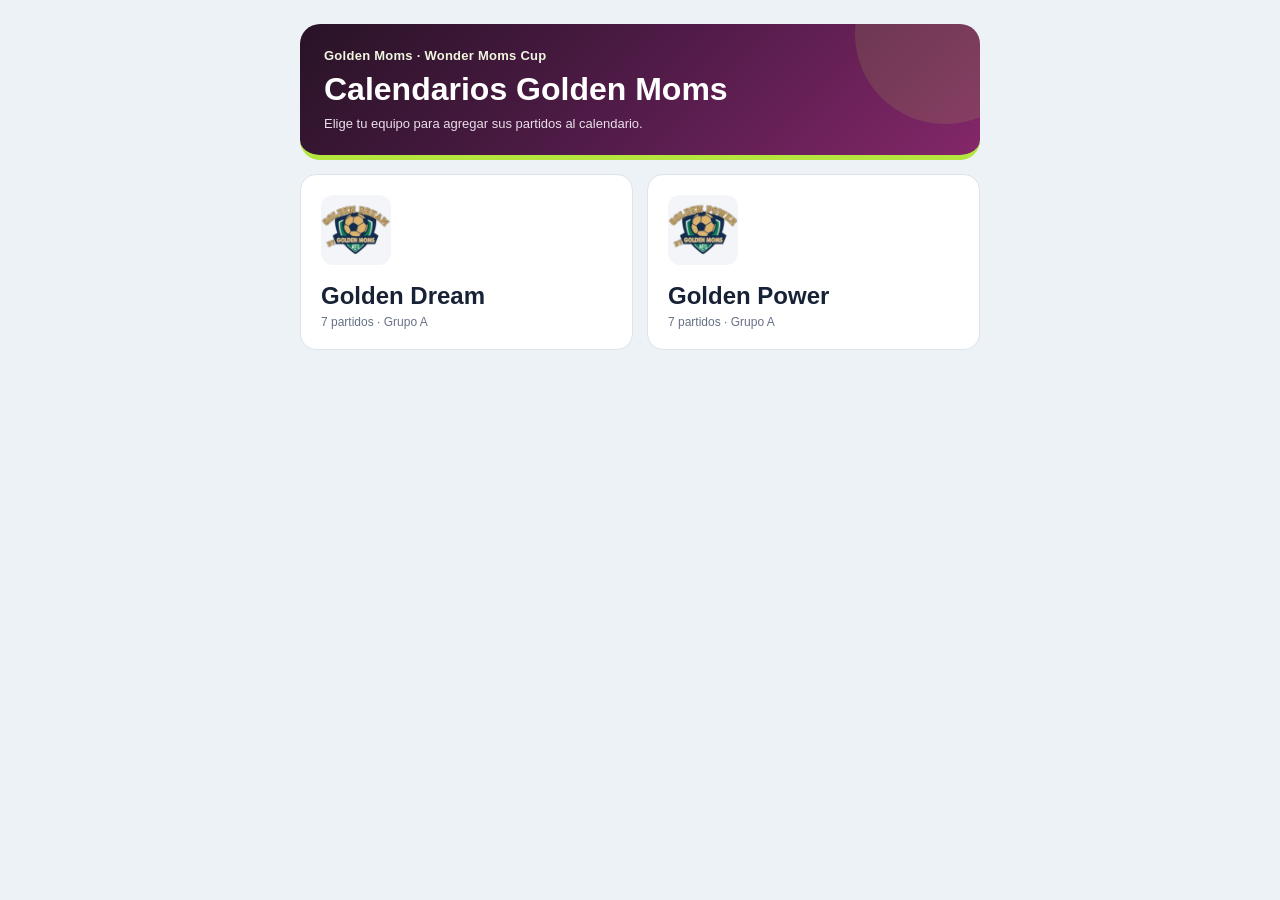
<file: calendarios/index.html>
<!doctype html>
<html lang="es">
<head><meta charset="utf-8"><meta name="viewport" content="width=device-width, initial-scale=1"><title>Calendarios Golden Moms</title>
<style>body{margin:0;background:#edf2f7;color:#182236;font-family:Arial,sans-serif}.wrap{width:min(100% - 24px,680px);margin:0 auto;padding:24px 0}.hero{position:relative;overflow:hidden;padding:24px;border-radius:20px;border-bottom:5px solid #b5e640;color:white;background:linear-gradient(135deg,#281326 0%,#4f1b47 48%,#842769 100%)}.hero:after{content:"";position:absolute;right:-55px;top:-80px;width:180px;height:180px;border-radius:50%;background:#b5e640;opacity:.12}.brand{position:relative;z-index:1;color:#f0f5df;font-size:13px;font-weight:700;letter-spacing:.02em}.hero h1{position:relative;z-index:1;margin:8px 0;font-size:32px}.hero p{position:relative;z-index:1;margin:0;color:#eadfea;font-size:13px}.grid{display:grid;grid-template-columns:1fr 1fr;gap:14px;margin-top:14px}.card{display:block;padding:20px;border-radius:16px;background:white;border:1px solid #dce3ec;text-decoration:none;color:#182236}.card img{width:70px;height:70px;object-fit:contain;border-radius:12px;background:#f3f5f8}.card h2{margin:13px 0 5px}.card p{margin:0;color:#667085;font-size:12px}@media(max-width:520px){.grid{grid-template-columns:1fr}}</style></head>
<body><main class="wrap"><section class="hero"><div class="brand">Golden Moms · Wonder Moms Cup</div><h1>Calendarios Golden Moms</h1><p>Elige tu equipo para agregar sus partidos al calendario.</p></section><section class="grid"><a class="card" href="golden-dream-calendario.html"><img src="https://nmillana.github.io/GoldenMoms2/calendarios/golden-dream.webp?v=3" alt="Golden Dream"><h2>Golden Dream</h2><p>7 partidos · Grupo A</p></a><a class="card" href="golden-power-calendario.html"><img src="https://nmillana.github.io/GoldenMoms2/calendarios/golden-power.webp?v=3" alt="Golden Power"><h2>Golden Power</h2><p>7 partidos · Grupo A</p></a></section></main></body></html>
</file>
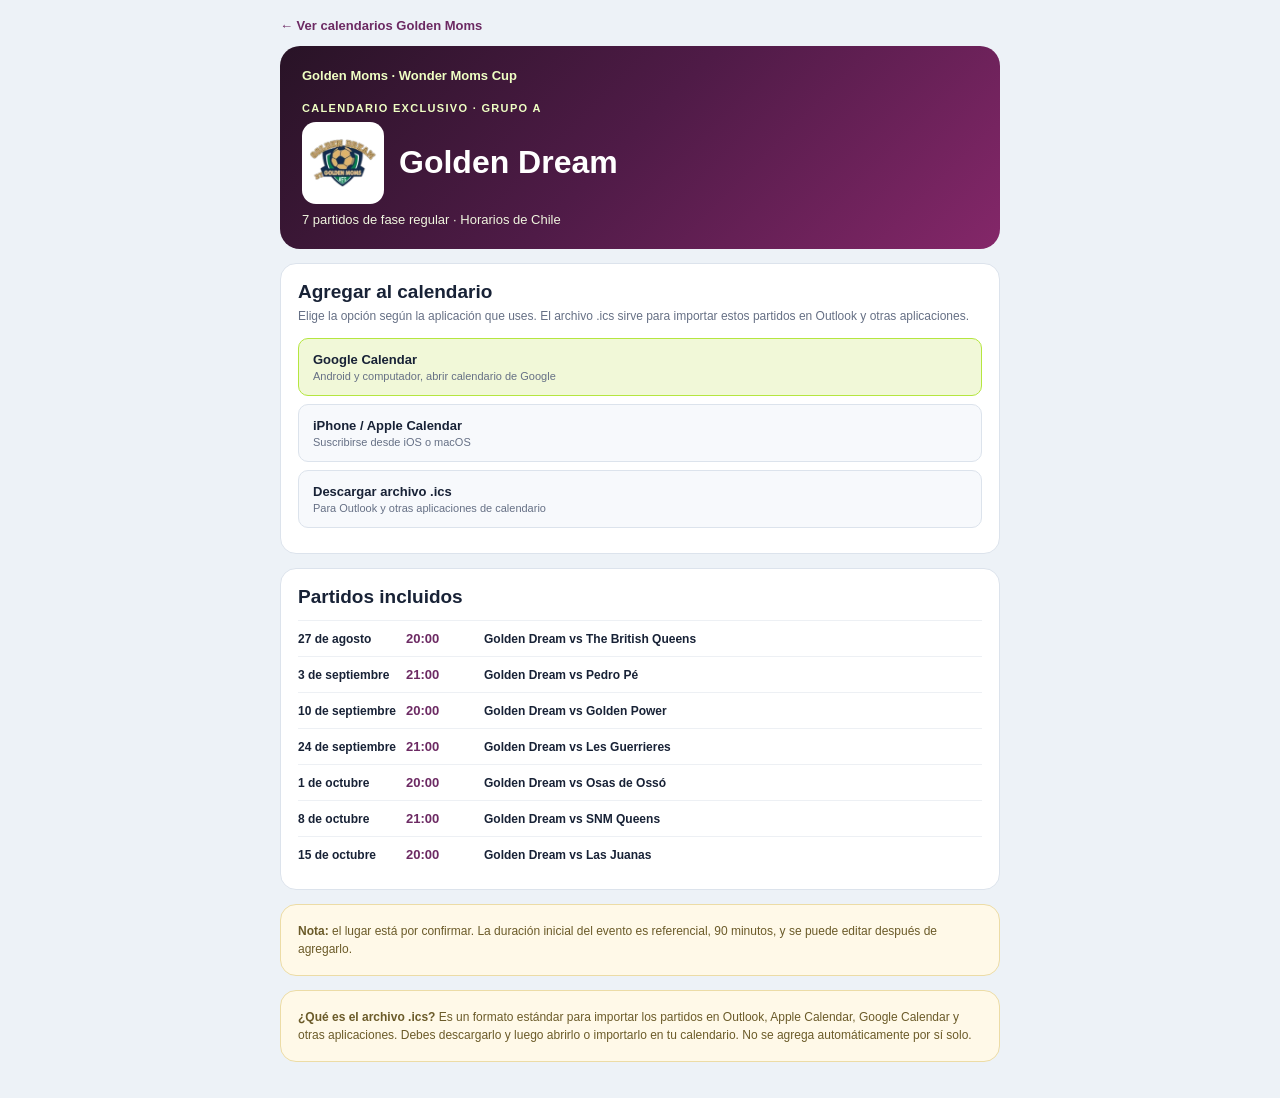
<file: calendarios/golden-dream-calendario.html>
<!doctype html>
<html lang="es">
<head>
<meta charset="utf-8">
<meta name="viewport" content="width=device-width, initial-scale=1">
<title>Calendario Golden Dream · Golden Moms</title>
<style>
:root{--purple:#351732;--lime:#b5e640;--ink:#182236;--muted:#667085;--line:#dce3ec;--bg:#edf2f7}*{box-sizing:border-box}body{margin:0;background:var(--bg);color:var(--ink);font-family:Arial,sans-serif}.wrap{width:min(100% - 24px,720px);margin:0 auto;padding:18px 0 36px}.hero{padding:22px;border-radius:20px;color:#fff;background:linear-gradient(135deg,#281326 0%,#4f1b47 48%,#842769 100%)}.brand{display:flex;align-items:center;gap:8px;color:#efffc3;font-size:13px;font-weight:700}.kicker{margin-top:19px;color:#efffc3;font-size:11px;font-weight:700;letter-spacing:.12em;text-transform:uppercase}.title{display:flex;align-items:center;gap:15px;margin-top:8px}.title img{width:82px;height:82px;padding:7px;border-radius:14px;background:#fff;object-fit:contain}.title h1{margin:0;font-size:32px;line-height:1.05}.subtitle{margin:8px 0 0;color:#f0f5df;font-size:13px}.actions,.fixture,.note{margin-top:14px;padding:17px;border:1px solid var(--line);border-radius:16px;background:#fff}.actions h2,.fixture h2{margin:0;font-size:19px}.hint{margin:5px 0 13px;color:var(--muted);font-size:12px;line-height:1.45}.btn{display:block;margin:8px 0;padding:13px 14px;border-radius:10px;color:var(--ink);background:#f7f9fc;border:1px solid var(--line);text-decoration:none}.btn.primary{border-color:var(--lime);background:#f1f8d8}.btn strong{display:block;font-size:13px}.btn span{display:block;margin-top:3px;color:var(--muted);font-size:11px}.fixture ul{list-style:none;padding:0;margin:12px 0 0}.fixture li{display:grid;grid-template-columns:100px 70px 1fr;gap:8px;align-items:center;padding:10px 0;border-top:1px solid #edf0f4;font-size:12px}.fixture li strong{font-size:12px}.fixture li b{color:#6c2a63;font-size:13px}.fixture li div{grid-column:3;font-weight:700}.note{color:#6b5b29;border-color:#ecdca6;background:#fff9e8;font-size:12px;line-height:1.5}.back{display:block;margin:0 0 13px;color:#6c2a63;font-size:13px;font-weight:700;text-decoration:none}@media(max-width:480px){.title{align-items:flex-start}.title img{width:66px;height:66px}.title h1{font-size:27px}.fixture li{grid-template-columns:90px 55px 1fr}.fixture li div{grid-column:1 / -1}}
</style>
</head>
<body>
<main class="wrap">
<a class="back" href="./">← Ver calendarios Golden Moms</a>
<section class="hero">
<div class="brand">Golden Moms · Wonder Moms Cup</div>
<div class="kicker">Calendario exclusivo · Grupo A</div>
<div class="title"><img src="https://nmillana.github.io/GoldenMoms2/calendarios/golden-dream.webp?v=3" alt="Logo Golden Dream"><h1>Golden Dream</h1></div>
<p class="subtitle">7 partidos de fase regular · Horarios de Chile</p>
</section>
<section class="actions">
<h2>Agregar al calendario</h2>
<p class="hint">Elige la opción según la aplicación que uses. El archivo .ics sirve para importar estos partidos en Outlook y otras aplicaciones.</p>
<a class="btn primary" href="https://calendar.google.com/calendar/u/0/r?cid=webcal%3A%2F%2Fnmillana.github.io%2FGoldenMoms2%2Fcalendarios%2Fgolden-dream-calendario.ics"><strong>Google Calendar</strong><span>Android y computador, abrir calendario de Google</span></a>
<a class="btn" href="webcal://nmillana.github.io/GoldenMoms2/calendarios/golden-dream-calendario.ics"><strong>iPhone / Apple Calendar</strong><span>Suscribirse desde iOS o macOS</span></a>
<a class="btn" href="golden-dream-calendario.ics" download><strong>Descargar archivo .ics</strong><span>Para Outlook y otras aplicaciones de calendario</span></a>
</section>
<section class="fixture"><h2>Partidos incluidos</h2><ul>
<li><strong>27 de agosto</strong><b>20:00</b><div>Golden Dream vs The British Queens</div></li>
<li><strong>3 de septiembre</strong><b>21:00</b><div>Golden Dream vs Pedro Pé</div></li>
<li><strong>10 de septiembre</strong><b>20:00</b><div>Golden Dream vs Golden Power</div></li>
<li><strong>24 de septiembre</strong><b>21:00</b><div>Golden Dream vs Les Guerrieres</div></li>
<li><strong>1 de octubre</strong><b>20:00</b><div>Golden Dream vs Osas de Ossó</div></li>
<li><strong>8 de octubre</strong><b>21:00</b><div>Golden Dream vs SNM Queens</div></li>
<li><strong>15 de octubre</strong><b>20:00</b><div>Golden Dream vs Las Juanas</div></li>
</ul></section>
<section class="note"><strong>Nota:</strong> el lugar está por confirmar. La duración inicial del evento es referencial, 90 minutos, y se puede editar después de agregarlo.</section>
<section class="note"><strong>¿Qué es el archivo .ics?</strong> Es un formato estándar para importar los partidos en Outlook, Apple Calendar, Google Calendar y otras aplicaciones. Debes descargarlo y luego abrirlo o importarlo en tu calendario. No se agrega automáticamente por sí solo.</section>
</main>
</body>
</html>
</file>
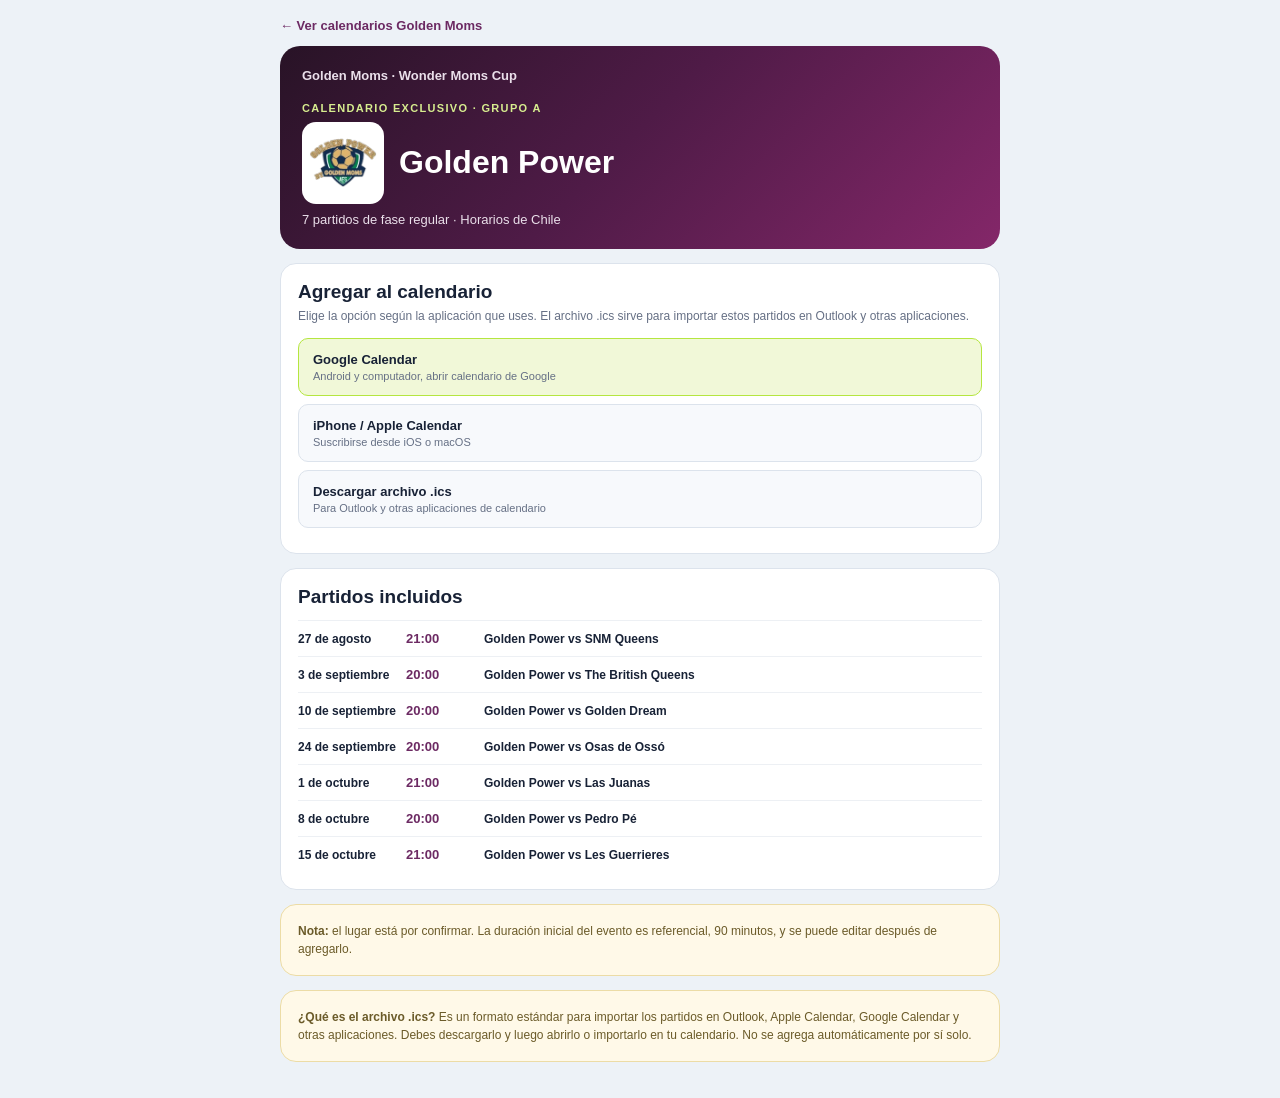
<file: calendarios/golden-power-calendario.html>
<!doctype html>
<html lang="es">
<head>
<meta charset="utf-8">
<meta name="viewport" content="width=device-width, initial-scale=1">
<title>Calendario Golden Power · Golden Moms</title>
<style>
:root{--purple:#351732;--lime:#b5e640;--ink:#182236;--muted:#667085;--line:#dce3ec;--bg:#edf2f7}*{box-sizing:border-box}body{margin:0;background:var(--bg);color:var(--ink);font-family:Arial,sans-serif}.wrap{width:min(100% - 24px,720px);margin:0 auto;padding:18px 0 36px}.hero{padding:22px;border-radius:20px;color:#fff;background:linear-gradient(135deg,#281326 0%,#4f1b47 48%,#842769 100%)}.brand{display:flex;align-items:center;gap:8px;color:#eadfea;font-size:13px;font-weight:700}.kicker{margin-top:19px;color:#d7ed8f;font-size:11px;font-weight:700;letter-spacing:.12em;text-transform:uppercase}.title{display:flex;align-items:center;gap:15px;margin-top:8px}.title img{width:82px;height:82px;padding:7px;border-radius:14px;background:#fff;object-fit:contain}.title h1{margin:0;font-size:32px;line-height:1.05}.subtitle{margin:8px 0 0;color:#eadfea;font-size:13px}.actions,.fixture,.note{margin-top:14px;padding:17px;border:1px solid var(--line);border-radius:16px;background:#fff}.actions h2,.fixture h2{margin:0;font-size:19px}.hint{margin:5px 0 13px;color:var(--muted);font-size:12px;line-height:1.45}.btn{display:block;margin:8px 0;padding:13px 14px;border-radius:10px;color:var(--ink);background:#f7f9fc;border:1px solid var(--line);text-decoration:none}.btn.primary{border-color:var(--lime);background:#f1f8d8}.btn strong{display:block;font-size:13px}.btn span{display:block;margin-top:3px;color:var(--muted);font-size:11px}.fixture ul{list-style:none;padding:0;margin:12px 0 0}.fixture li{display:grid;grid-template-columns:100px 70px 1fr;gap:8px;align-items:center;padding:10px 0;border-top:1px solid #edf0f4;font-size:12px}.fixture li strong{font-size:12px}.fixture li b{color:#6c2a63;font-size:13px}.fixture li div{grid-column:3;font-weight:700}.note{color:#6b5b29;border-color:#ecdca6;background:#fff9e8;font-size:12px;line-height:1.5}.back{display:block;margin:0 0 13px;color:#6c2a63;font-size:13px;font-weight:700;text-decoration:none}@media(max-width:480px){.title{align-items:flex-start}.title img{width:66px;height:66px}.title h1{font-size:27px}.fixture li{grid-template-columns:90px 55px 1fr}.fixture li div{grid-column:1 / -1}}
</style>
</head>
<body>
<main class="wrap">
<a class="back" href="./">← Ver calendarios Golden Moms</a>
<section class="hero">
<div class="brand">Golden Moms · Wonder Moms Cup</div>
<div class="kicker">Calendario exclusivo · Grupo A</div>
<div class="title"><img src="https://nmillana.github.io/GoldenMoms2/calendarios/golden-power.webp?v=3" alt="Logo Golden Power"><h1>Golden Power</h1></div>
<p class="subtitle">7 partidos de fase regular · Horarios de Chile</p>
</section>
<section class="actions">
<h2>Agregar al calendario</h2>
<p class="hint">Elige la opción según la aplicación que uses. El archivo .ics sirve para importar estos partidos en Outlook y otras aplicaciones.</p>
<a class="btn primary" href="https://calendar.google.com/calendar/u/0/r?cid=webcal%3A%2F%2Fnmillana.github.io%2FGoldenMoms2%2Fcalendarios%2Fgolden-power-calendario.ics"><strong>Google Calendar</strong><span>Android y computador, abrir calendario de Google</span></a>
<a class="btn" href="webcal://nmillana.github.io/GoldenMoms2/calendarios/golden-power-calendario.ics"><strong>iPhone / Apple Calendar</strong><span>Suscribirse desde iOS o macOS</span></a>
<a class="btn" href="golden-power-calendario.ics" download><strong>Descargar archivo .ics</strong><span>Para Outlook y otras aplicaciones de calendario</span></a>
</section>
<section class="fixture"><h2>Partidos incluidos</h2><ul>
<li><strong>27 de agosto</strong><b>21:00</b><div>Golden Power vs SNM Queens</div></li>
<li><strong>3 de septiembre</strong><b>20:00</b><div>Golden Power vs The British Queens</div></li>
<li><strong>10 de septiembre</strong><b>20:00</b><div>Golden Power vs Golden Dream</div></li>
<li><strong>24 de septiembre</strong><b>20:00</b><div>Golden Power vs Osas de Ossó</div></li>
<li><strong>1 de octubre</strong><b>21:00</b><div>Golden Power vs Las Juanas</div></li>
<li><strong>8 de octubre</strong><b>20:00</b><div>Golden Power vs Pedro Pé</div></li>
<li><strong>15 de octubre</strong><b>21:00</b><div>Golden Power vs Les Guerrieres</div></li>
</ul></section>
<section class="note"><strong>Nota:</strong> el lugar está por confirmar. La duración inicial del evento es referencial, 90 minutos, y se puede editar después de agregarlo.</section>
<section class="note"><strong>¿Qué es el archivo .ics?</strong> Es un formato estándar para importar los partidos en Outlook, Apple Calendar, Google Calendar y otras aplicaciones. Debes descargarlo y luego abrirlo o importarlo en tu calendario. No se agrega automáticamente por sí solo.</section>
</main>
</body>
</html>
</file>
